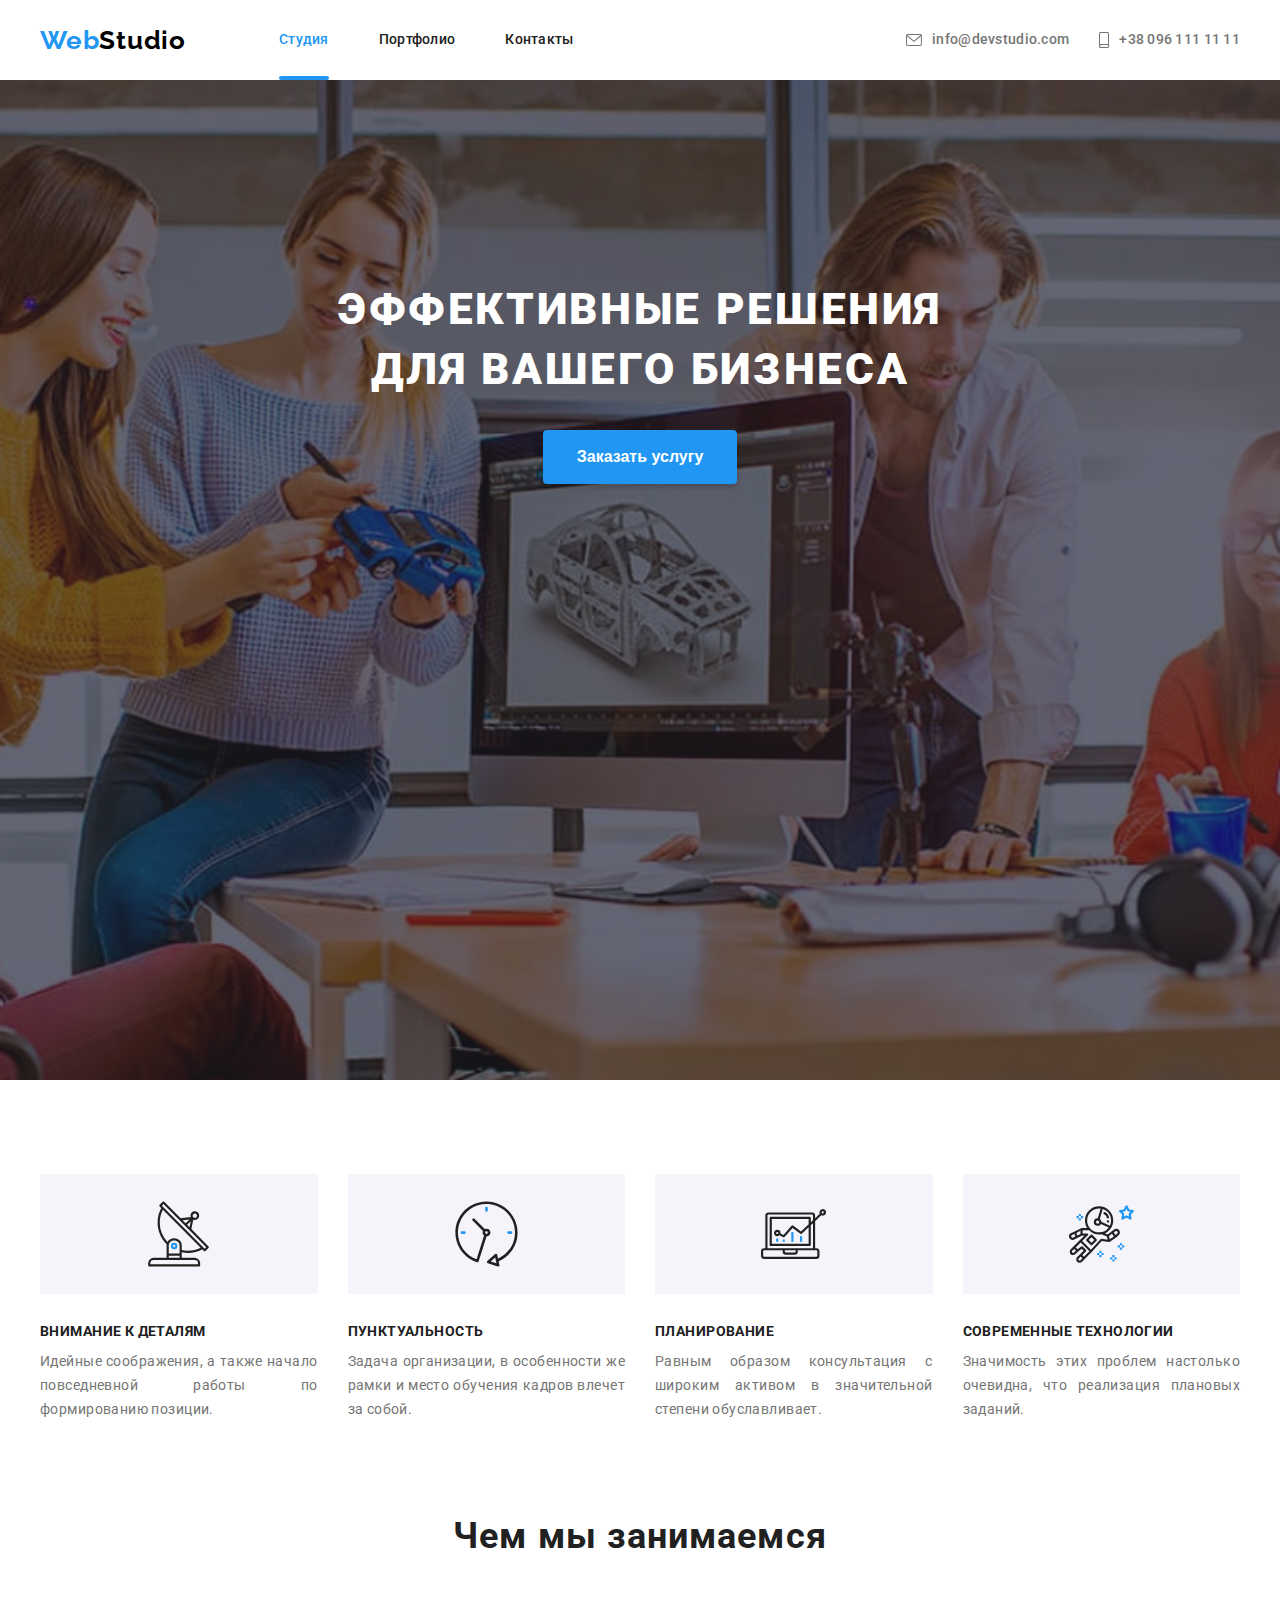
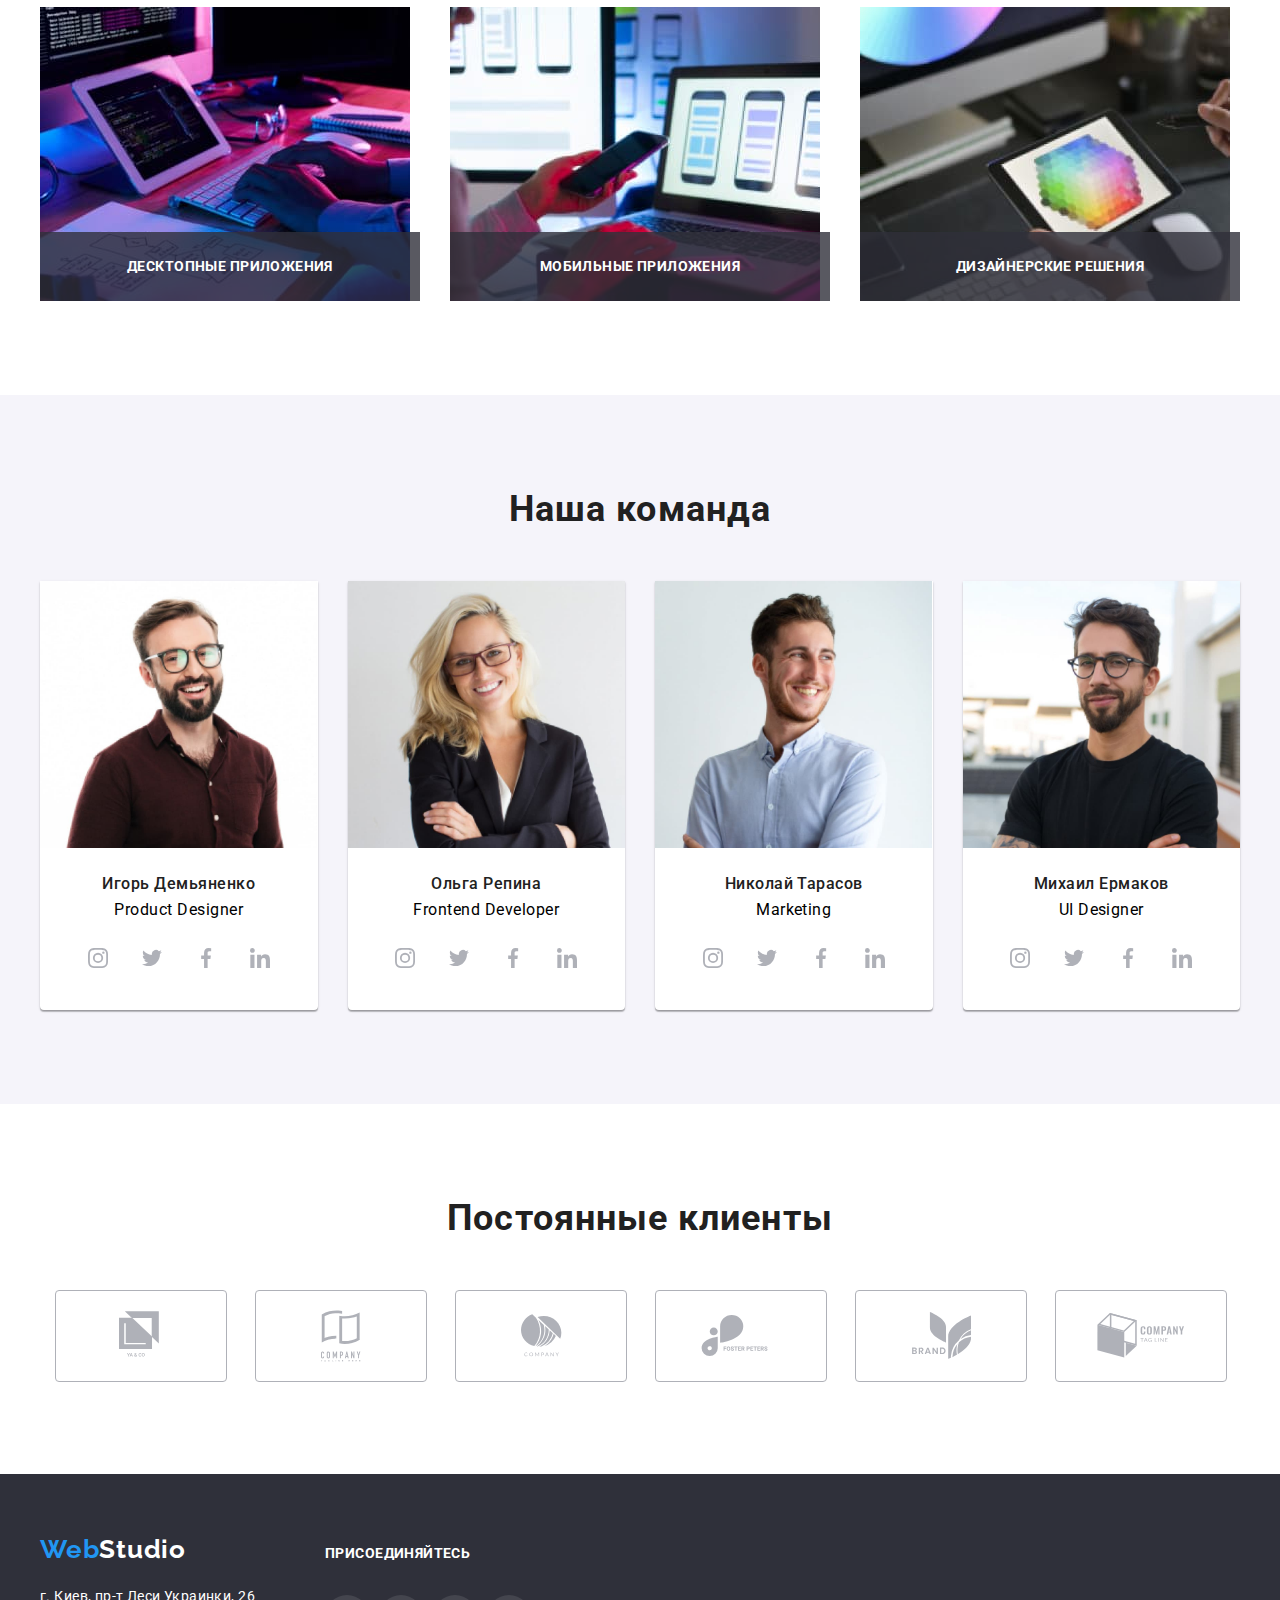
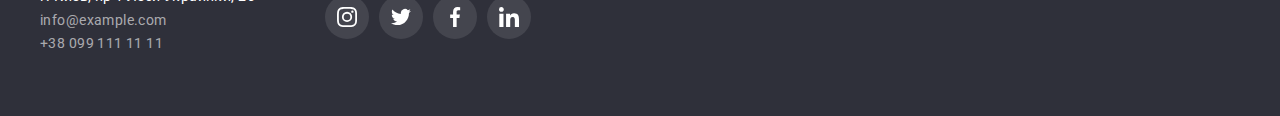
<file: index.html>
<!DOCTYPE html>
<html lang="ru">
<head>
    <meta charset="UTF-8">
    <meta name="viewport" content="width=device-width, initial-scale=1.0">
    <title>ВебСтудио</title>
    <link rel="preconnect" href="https://fonts.gstatic.com">
    <link href="https://fonts.googleapis.com/css2?family=Raleway:wght@700&family=Roboto:wght@400;500;700;900&display=swap"
        rel="stylesheet">
    <link rel="stylesheet" href="https://cdnjs.cloudflare.com/ajax/libs/modern-normalize/1.0.0/modern-normalize.min.css"
        integrity="sha512-ISS7cAi1PEhQ8jnbJpJZMd29NlhNj4AWYyLOSp2CE/CsHxTCu+r+t0D2yoJudVrd0/8fTVPUVDzY5Tvli75u/g=="
        crossorigin="anonymous" />
    
    <link rel="stylesheet" href="./css/styles.css">
</head>
<body>
<header class="header">
<div class="container home-page">
        <nav class="navigation">
            <a class="logo link" href="#" lang="en">
                Web<span class="logo-part-black">Studio</span>
            </a>
            <ul class="navigation-list">
                <li class=" navigation-item list">
                    <a class="navigation-link link current" href="./index.html">Студия</a>
                </li>
                <li class=" navigation-item list">
                    <a class="navigation-link link" href="./portfolio.html">Портфолио</a>
                </li>
                <li class=" navigation-item list">
                    <a class="navigation-link link" href="#">Контакты</a>
                </li>
            </ul>
        </nav>
        <ul class="contact">
            <li class="contact-list list">                
                <a class="contact-link link" href="mailto:info@devstudio.com">
                    <svg class="contact-list-svg" width ="16" height="12">
                        <use href="./images/icons/sprite.svg#icon-mail"></use>
                    </svg>
                 info@devstudio.com
                </a>
            </li>
            <li class="contact-list list">
                <a class="contact-link link" href="tel:+380961111111">
                    <svg class="contact-list-svg" width="10" height="16">
                        <use href="./images/icons/sprite.svg#icon-phone"></use>
                    </svg>
                    +38 096 111 11 11</a>
            </li>
        </ul>
</div>
</header>   
<main>
<!-- HERO -->
    <section class="hero">
        <div class="container container-hero">
        <h1 class="hero-title">Эффективные решения для вашего бизнеса</h1>
        <button class="modal-button" type="button" data-modal-open>Заказать услугу</button>
        </div>
</section>
<!-- advantage -->
    <section class="advantage">
        <div class="container">
        <h2 class="visually-hidden">Преимущества</h2>      
            <ul class="advantage-list">
                <li class="advantage-item list icon-antena">
                    <div class="advantage-container-svg">
                    <svg class="advantage-svg" width="65" height="70">
                        <use href="./images/icons/sprite.svg#icon-antenna"></use>
                    </svg>
                    </div>
                    <h3 class="advantage-item-title">Внимание к деталям</h3>
                    <p class="advantage-item-description">Идейные соображения, а также начало повседневной работы по формированию позиции.</p>
                </li>
                <li class="advantage-item list icon-clock">
                    <div class="advantage-container-svg">
                        <svg class="advantage-svg" width="65" height="70">
                            <use href="./images/icons/sprite.svg#icon-clock"></use>
                        </svg>
                    </div>
                    <h3 class="advantage-item-title">Пунктуальность</h3>
                    <p class="advantage-item-description">Задача организации, в особенности же рамки и место обучения кадров влечет за собой.</p>
                </li>
                <li class="advantage-item list icon-diagram">
                    <div class="advantage-container-svg">
                        <svg class="advantage-svg" width="65" height="70">
                            <use href="./images/icons/sprite.svg#icon-diagram"></use>
                        </svg>
                    </div>
                    <h3 class="advantage-item-title">Планирование</h3>
                    <p class="advantage-item-description">Равным образом консультация с широким активом в значительной степени обуславливает.</p>
                </li>
                <li class="advantage-item list icon-astronaut">
                    <div class="advantage-container-svg">
                        <svg class="advantage-svg" width="65" height="70">
                            <use href="./images/icons/sprite.svg#icon-astronaut"></use>
                        </svg>
                    </div>
                    <h3 class="advantage-item-title">Современные технологии</h3>
                    <p class="advantage-item-description">Значимость этих проблем настолько очевидна, что реализация плановых заданий.</p>
                </li>
            </ul>
            </div>
            </section>
    <!-- whatWeDo -->
    <section class="whatWeDo"> 
        <div class="container">
                        <h2 class="section-title">Чем мы занимаемся</h2>
            <ul class="whatWeDo-list">
                <li class="whatWeDo-item list">
                    <div class="whatWeDo-container">
                        <img class="whatWeDo-img" src="./images/about/whatWeDo_img_3.jpg" alt="Сотрудник работает на компьютере">
                        <div class="boxCaption">
                            <p class="whatWeDo-cardCaption">Десктопные приложения</p>
                        </div>                    
                    </div>
                </li>
                <li class="whatWeDo-item list">
                    <div class="whatWeDo-container">
                        <img class="whatWeDo-img" src="./images/about/whatWeDo_img_1.jpg" alt="Девушка работает над мобильным приложением">
                        <div class="boxCaption">
                            <p class="whatWeDo-cardCaption">Мобильные приложения</p>
                        </div> 
                    </div>
                </li>
                <li class="whatWeDo-item list">
                    <div class="whatWeDo-container">
                        <img class="whatWeDo-img" src="./images/about/whatWeDo_img_2.jpg" alt="Девушка работает с цветовой палитрой">
                        <div class="boxCaption">
                            <p class="whatWeDo-cardCaption">Дизайнерские решения</p>
                        </div> 
                    </div>
                </li>
            </ul>
        </div>
    </section>
    <!-- OurTeam -->
    <section class="ourTeam">
        <div class="container">
           <h2 class="section-title">Наша команда</h2>
       <ul class="ourTeam-list">
           <li class="ourTeam-link list">
               <img class="ourTeam-link-img" src="./images/team/team_img_1.jpg" alt="Фото сотрудника">
               <div class="team-caption">
               <h4 class="ourTeam-link-name">Игорь Демьяненко</h4>
               <p class="ourTeam-link-position">Product Designer</p>
               <ul class="social-list list">
                   <li class="social-item">
                       <a class="social-link link" href="#">
                           <svg class="social-svg">
                               <use href="./images/icons/sprite.svg#icon-instagram">
                            </use>
                           </svg>
                       </a>
                   </li>
                   <li class="social-item">
                       <a class="social-link link" href="#">
                           <svg class="social-svg">
                               <use href="./images/icons/sprite.svg#icon-twitter">
                            </use>
                           </svg>
                       </a>
                   </li>
                   <li class="social-item">
                       <a class="social-link link" href="#">
                           <svg class="social-svg">
                               <use href="./images/icons/sprite.svg#icon-facebook">
                            </use>
                           </svg>
                       </a>
                   </li>
                   <li class="social-item">
                       <a class="social-link link" href="#">
                           <svg class="social-svg">
                               <use href="./images/icons/sprite.svg#icon-linkedin">
                            </use>
                           </svg>
                       </a>
                   </li>
               </ul>
             </div>
           </li>
           <li class="ourTeam-link list">
               <img class="ourTeam-link-img" src="./images/team/team_img_2.jpg" alt="Фото сотрудника">
               <div class="team-caption">
               <h4 class="ourTeam-link-name">Ольга Репина</h4>
               <p class="ourTeam-link-position">Frontend Developer</p>
            <ul class="social-list list">
                <li class="social-item">
                    <a class="social-link link" href="#">
                        <svg class="social-svg">
                            <use href="./images/icons/sprite.svg#icon-instagram">
                            </use>
                        </svg>
                    </a>
                </li>
                <li class="social-item">
                    <a class="social-link link" href="#">
                        <svg class="social-svg">
                            <use href="./images/icons/sprite.svg#icon-twitter">
                            </use>
                        </svg>
                    </a>
                </li>
                <li class="social-item">
                    <a class="social-link link" href="#">
                        <svg class="social-svg">
                            <use href="./images/icons/sprite.svg#icon-facebook">
                            </use>
                        </svg>
                    </a>
                </li>
                <li class="social-item">
                    <a class="social-link link" href="#">
                        <svg class="social-svg">
                            <use href="./images/icons/sprite.svg#icon-linkedin">
                            </use>
                        </svg>
                    </a>
                </li>
            </ul>
             </div>
           </li>
           <li class="ourTeam-link list">
               <img class="ourTeam-link-img" src="./images/team/team_img_3.jpg" alt="Фото сотрудника">
               <div class="team-caption">
               <h4 class="ourTeam-link-name">Николай Тарасов</h4>
               <p class="ourTeam-link-position">Marketing</p>
            <ul class="social-list list">
                <li class="social-item">
                    <a class="social-link link" href="#">
                        <svg class="social-svg">
                            <use href="./images/icons/sprite.svg#icon-instagram">
                            </use>
                        </svg>
                    </a>
                </li>
                <li class="social-item">
                    <a class="social-link link" href="#">
                        <svg class="social-svg">
                            <use href="./images/icons/sprite.svg#icon-twitter">
                            </use>
                        </svg>
                    </a>
                </li>
                <li class="social-item">
                    <a class="social-link link" href="#">
                        <svg class="social-svg">
                            <use href="./images/icons/sprite.svg#icon-facebook">
                            </use>
                        </svg>
                    </a>
                </li>
                <li class="social-item">
                    <a class="social-link link" href="#">
                        <svg class="social-svg">
                            <use href="./images/icons/sprite.svg#icon-linkedin">
                            </use>
                        </svg>
                    </a>
                </li>
            </ul>
             </div>
           </li>
           <li class="ourTeam-link list">
               <img class="ourTeam-link-img" src="./images/team/team_img_4.jpg" alt="Фото сотрудника">
               <div class="team-caption">
               <h4 class="ourTeam-link-name">Михаил Ермаков</h4>
               <p class="ourTeam-link-position">UI Designer</p>
            <ul class="social-list list">
                <li class="social-item">
                    <a class="social-link link" href="#">
                        <svg class="social-svg">
                            <use href="./images/icons/sprite.svg#icon-instagram">
                            </use>
                        </svg>
                    </a>
                </li>
                <li class="social-item">
                    <a class="social-link link" href="#">
                        <svg class="social-svg">
                            <use href="./images/icons/sprite.svg#icon-twitter">
                            </use>
                        </svg>
                    </a>
                </li>
                <li class="social-item">
                    <a class="social-link link" href="#">
                        <svg class="social-svg">
                            <use href="./images/icons/sprite.svg#icon-facebook">
                            </use>
                        </svg>
                    </a>
                </li>
                <li class="social-item">
                    <a class="social-link link" href="#">
                        <svg class="social-svg">
                            <use href="./images/icons/sprite.svg#icon-linkedin">
                            </use>
                        </svg>
                    </a>
                </li>
            </ul>
             </div>
           </li>
       </ul>
        </div>
    </section>
    <!-- Clients -->
    <section class="clients">
        <div class="container container-clients">
            <h2 class="section-title">Постоянные клиенты</h2>
            <ul class="list clients-logo-list">
                <li class="link clients-logo-link" >
                    <a class="item clients-logo-item" href="#">
                        <svg class="clients-logo-svg" width ="44" height="49" >
                            <use href="./images/icons/sprite.svg#icon-logo-1"></use>
                        </svg>
                    </a>
                </li>
                <li class="link clients-logo-link">
                    <a class="item clients-logo-item" href="#">
                        <svg class="clients-logo-svg" width ="40" height="52" >
                            <use href="./images/icons/sprite.svg#icon-logo-2"></use>
                        </svg>
                    </a>
                </li>
                <li class="link clients-logo-link">
                    <a class="item clients-logo-item" href="#">
                        <svg class="clients-logo-svg" width ="41" height="43">
                            <use href="./images/icons/sprite.svg#icon-logo-3"></use>
                        </svg>
                    </a>
                </li>
                <li class="link clients-logo-link">
                    <a class="item clients-logo-item" href="#">
                        <svg class="clients-logo-svg" width ="80" height="42">
                            <use href="./images/icons/sprite.svg#icon-logo-4"></use>
                        </svg>
                    </a>
                </li>
                <li class="link clients-logo-link">
                    <a class="item clients-logo-item" href="#">
                        <svg class="clients-logo-svg" width ="59" height="47">
                            <use href="./images/icons/sprite.svg#icon-logo-5"></use>
                        </svg>
                    </a>
                </li>
                <li class="link clients-logo-link">
                    <a class="item clients-logo-item" href="#">
                        <svg class="clients-logo-svg" width ="88" height="45">
                            <use href="./images/icons/sprite.svg#icon-logo-6"></use>
                        </svg>
                    </a>
                </li>
               
            </ul>
        </div>
    </section>
</main>
    <!-- FOOTER -->
<footer class="footer">
    <div class="container">
        <div class="footer-contact">
            <div class="footer-logo-address">            
    <a class="link logo logo-footer" href="#" lang="en">
        Web<span class="logo-part-white">Studio</span>
    </a>
<address class="address">
    <ul class="addres-list">
        <li class="address-item list">
            <a class="footer-contact-link address-link link" href="https://goo.gl/maps/GAFT3e7iSvox3QBL9" target="_blank" rel="noopener noreferrer"> г. Киев, 
                пр-т Леси Украинки, 26 </a>
        </li>
        <li class="address-item list"> 
            <a class="footer-contact-link link" href="mailto:info@example.com">info@example.com</a>
        </li>
        <li class="address-item list">
            <a class="footer-contact-link link" href="tel:+380991111111">+38 099 111 11 11</a>
        </li>
    </ul>
</address>
            </div>
<div class="footer-social">
    <h3 class="social-title">присоединяйтесь</h3>
    <ul class="list footer-social-list social-list">
        <li class="footer-social-item social-item">
            <a class="link footer-social-link social-link" href="#">
                <svg class="footer-social-svg social-svg">
                    <use href="./images/icons/sprite.svg#icon-instagram"></use>
                </svg>
            </a>
        </li>
        <li class="footer-social-item social-item">
            <a class="footer-social-link social-link" href="#">
                <svg class="footer-social-svg social-svg">
                    <use href="./images/icons/sprite.svg#icon-twitter"></use>
                </svg>
            </a>
        </li>
        <li class="footer-social-item social-item">
            <a class="footer-social-link social-link" href="#">
                <svg class="footer-social-svg social-svg">
                    <use href="./images/icons/sprite.svg#icon-facebook"></use>
                </svg>
            </a>
        </li>
        <li class="footer-social-item social-item">
            <a class="footer-social-link social-link" href="#">
                <svg class="footer-social-svg social-svg">
                    <use href="./images/icons/sprite.svg#icon-linkedin"></use>
                </svg>
            </a>
        </li>
    </ul>
</div>
        <!-- <div class="forma"></div> -->
     </div>
    </div>
</footer>
<div class="backdrop is-hidden" data-modal>
    <div class="modal">
        <button type="button" class="modal-close-btn" data-modal-close>
            <svg class="modal-close-svg">
                <use href="./images/icons/sprite.svg#icon-close"></use>
            </svg>
        </button>
    
    </div>
</div>
<script src="./js/modal.js"></script>
</body>
</html>
</file>
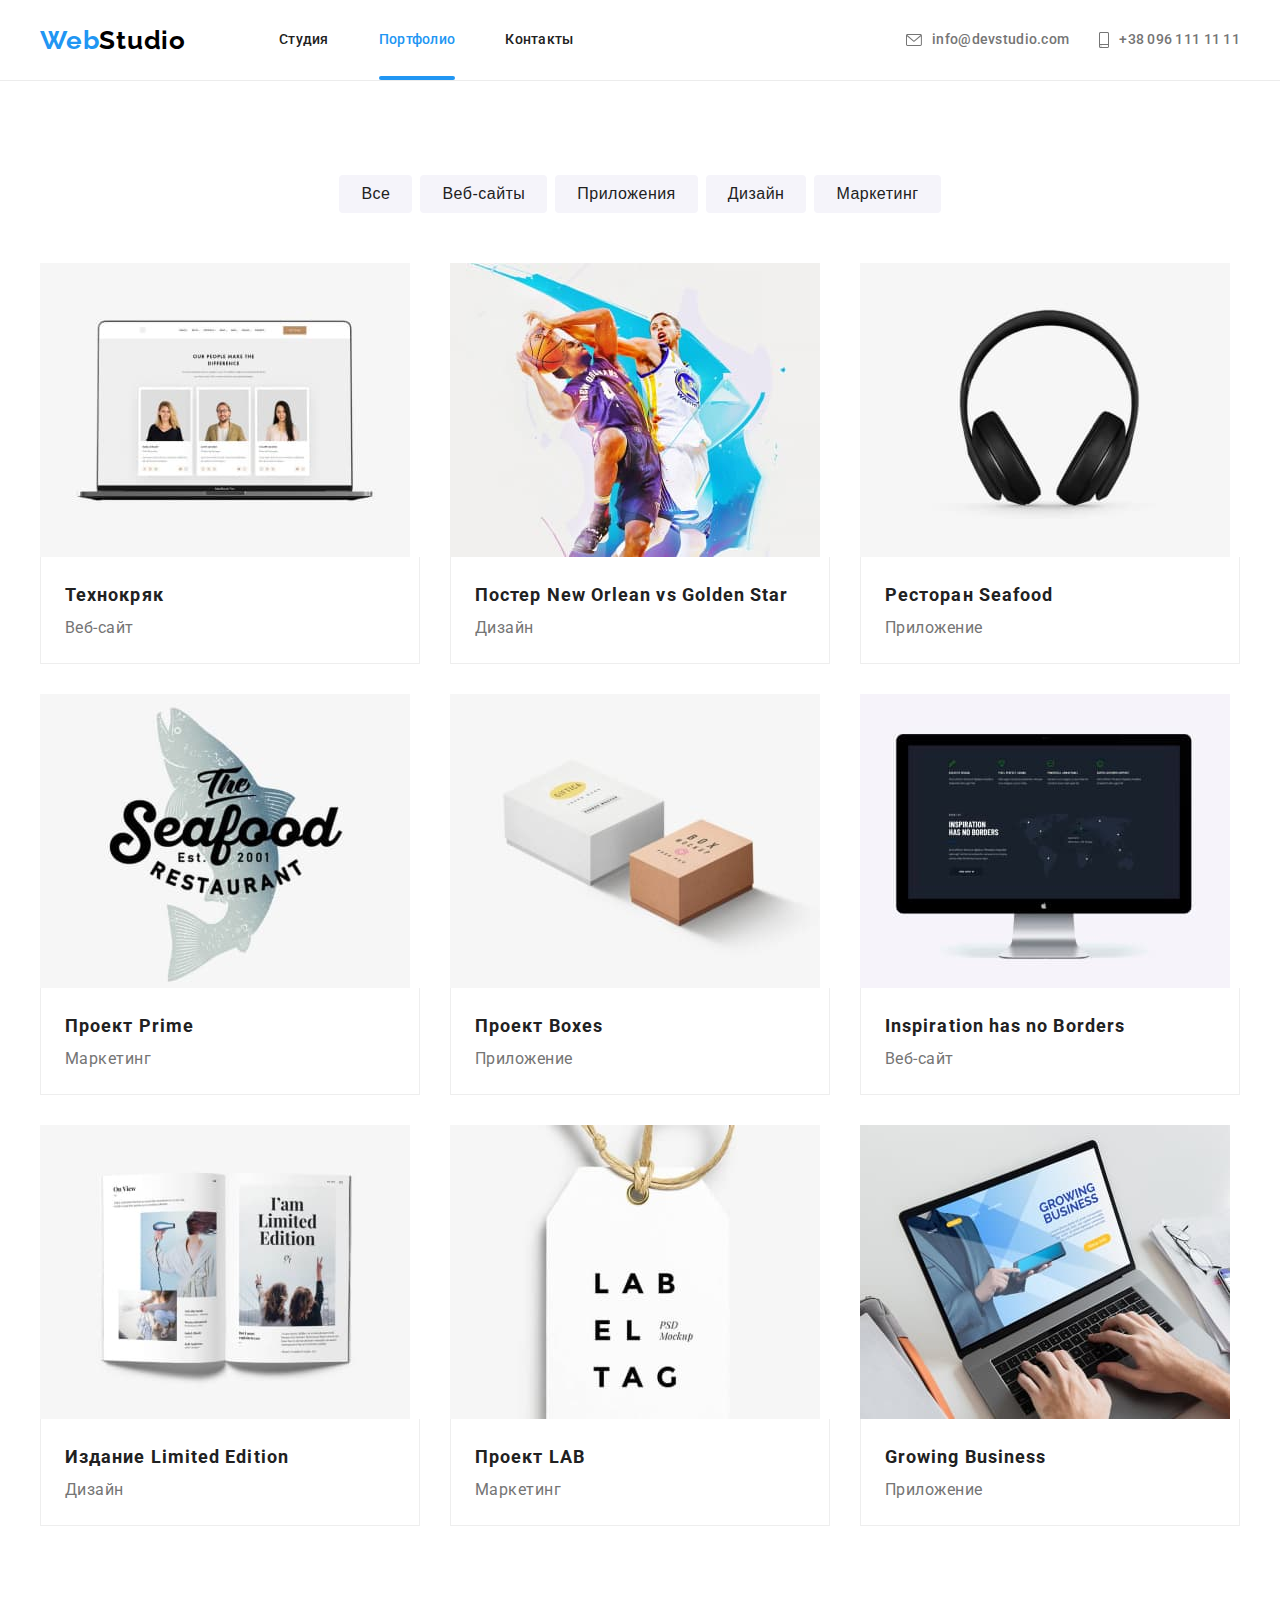
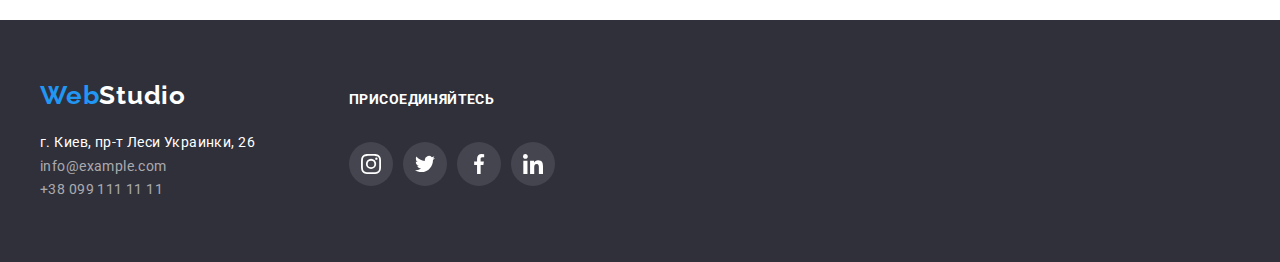
<file: portfolio.html>
<!DOCTYPE html>
<html lang="en">
<head>
    <meta charset="UTF-8">
    <meta name="viewport" content="width=device-width, initial-scale=1.0">
    <title>Портфолио</title>
    <link rel="preconnect" href="https://fonts.gstatic.com">
    <link
        href="https://fonts.googleapis.com/css2?family=Raleway:wght@700&family=Roboto:wght@400;500;700;900&display=swap"
        rel="stylesheet">
    <link rel="stylesheet" href="https://cdnjs.cloudflare.com/ajax/libs/modern-normalize/1.0.0/modern-normalize.min.css"
        integrity="sha512-ISS7cAi1PEhQ8jnbJpJZMd29NlhNj4AWYyLOSp2CE/CsHxTCu+r+t0D2yoJudVrd0/8fTVPUVDzY5Tvli75u/g=="
        crossorigin="anonymous" />
    <link rel="stylesheet" href="./css/styles.css">
</head>
<body>
    <header class="header">
        <div class="container navigation-portfolio">
                <nav class="navigation">
                    <a class="logo link" href="#" lang="en">
                        Web<span class="logo-part-black">Studio</span>
                    </a>
                    <ul class="navigation-list">
                        <li class=" navigation-item list">
                            <a class="navigation-link link" href="./index.html">Студия</a>
                        </li>
                        <li class=" navigation-item list">
                            <a class="navigation-link link current" href="./portfolio.html">Портфолио</a>
                        </li>
                        <li class=" navigation-item list">
                            <a class="navigation-link link" href="#">Контакты</a>
                        </li>
                    </ul>
                </nav>
                        <ul class="contact">
            <li class="contact-list list">                
                <a class="contact-link link" href="mailto:info@devstudio.com">
                    <svg class="contact-list-svg" width ="16" height="12">
                        <use href="./images/icons/sprite.svg#icon-mail"></use>
                    </svg>
                 info@devstudio.com
                </a>
            </li>
            <li class="contact-list list">
                <a class="contact-link link" href="tel:+380961111111">
                    <svg class="contact-list-svg" width="10" height="16">
                        <use href="./images/icons/sprite.svg#icon-phone"></use>
                    </svg>
                    +38 096 111 11 11</a>
            </li>
        </ul>
        </div>
        </header>   
<main>
    <section class="ourWorks">
        <div class="container">
        <ul class="ourWorks-list">
            <li class="list">
                <button class="ourWorks-section" type="button">Все</button>
            </li>
            <li class="list">
                <button class="ourWorks-section" type="button">Веб-сайты</button>
            </li>
            <li class="list">
                <button class="ourWorks-section" type="button">Приложения</button>
            </li>
            <li class="list">
                <button class="ourWorks-section" type="button">Дизайн</button>
            </li>
            <li class="list">
                <button class="ourWorks-section" type="button">Маркетинг</button>
            </li>
        </ul>

        <ul class="ourWorks-cards">
            <li class="ourWorks-card list">
                <a class="link ourWork " href="№">
                   <div class="ourWorks-card-wrapper">
                       <img class="ourWorks-card-img" src="./images/portfolio/portfolio-img1.jpg" alt="Монитор ноутбука">
                       <div class="container-overlay">
                           <p class="overlay">Технокряк это современная площадка распространения коронавируса. Компании используют эту платформу для цифрового шпионажа и атак на защищённые сервера конкурентов.
                    </p>
                    </div>
                   </div>
                       <div class="card-caption">
                        <h4 class="ourWorks-card-title">Технокряк</h4>
                    <p class="ourWorks-card-section">Веб-сайт</p>
                    </div>
            </a>
            </li>
            <li class="ourWorks-card list">
                <a class="link ourWork" href="#">
                    <div class="ourWorks-card-wrapper">
                    <img class="ourWorks-card-img" src="./images/portfolio/portfolio-img2.jpg" alt="Два баскетболиста">
                    <div class="container-overlay">
                        <p class="overlay">Технокряк это современная площадка распространения коронавируса. Компании используют эту платформу для цифрового шпионажа и атак на защищённые сервера конкурентов.</p>
                        </div>
                </div>
                <div class="card-caption">
                        <h4 class="ourWorks-card-title">Постер New Orlean vs Golden Star</h4>
                    <p class="ourWorks-card-section">Дизайн</p>
                </div>
            </a>
            </li>
            <li class="ourWorks-card list">
                <a class="link ourWork" href="#">
                    <div class="ourWorks-card-wrapper">
                    <img class="ourWorks-card-img" src="./images/portfolio/portfolio-img3.jpg" alt="Логотип ресторана">
                    <div class="container-overlay">
                        <p class="overlay">Технокряк это современная площадка распространения коронавируса. Компании используют эту платформу для цифрового шпионажа и атак на защищённые сервера конкурентов.</p>
                        </div>
                </div>
                <div class="card-caption">
                        <h4 class="ourWorks-card-title">Ресторан Seafood</h4>
                    <p class="ourWorks-card-section">Приложение</p>
                </div>
            </a>
            </li>
            <li class="ourWorks-card list">
                <a class="link ourWork" href="#">
                    <div class="ourWorks-card-wrapper">
                    <img class="ourWorks-card-img" src="./images/portfolio/portfolio-img4.jpg" alt="Наушники">
                    <div class="container-overlay">
                        <p class="overlay">Технокряк это современная площадка распространения коронавируса. Компании используют эту платформу для цифрового шпионажа и атак на защищённые сервера конкурентов.</p>
                        </div>
                </div>
                <div class="card-caption">
                        <h4 class="ourWorks-card-title">Проект Prime</h4>
                    <p class="ourWorks-card-section">Маркетинг</p>
                </div>
            </a>
            </li>
            <li class="ourWorks-card list">
                <a class="link ourWork" href="#">
                    <div class="ourWorks-card-wrapper">
                    <img class="ourWorks-card-img" src="./images/portfolio/portfolio-img5.jpg" alt="Две коробки">
                    <div class="container-overlay">
                        <p class="overlay">Технокряк это современная площадка распространения коронавируса. Компании используют эту платформу для цифрового шпионажа и атак на защищённые сервера конкурентов.</p>
                        </div>
                </div>
                <div class="card-caption">
                        <h4 class="ourWorks-card-title">Проект Boxes</h4>
                    <p class="ourWorks-card-section">Приложение</p>
                </div>
            </a>
            </li>
            <li class="ourWorks-card list">
                <a class="link ourWork" href="#">
                    <div class="ourWorks-card-wrapper">
                    <img class="ourWorks-card-img" src="./images/portfolio/portfolio-img6.jpg" alt="Монитор">
                    <div class="container-overlay">
                        <p class="overlay">Технокряк это современная площадка распространения коронавируса. Компании используют эту платформу для цифрового шпионажа и атак на защищённые сервера конкурентов.</p>
                        </div>
                </div>
                <div class="card-caption">
                        <h4 class="ourWorks-card-title">Inspiration has no Borders</h4>
                    <p class="ourWorks-card-section">Веб-сайт</p>
                </div>
            </a>
            </li>
            <li class="ourWorks-card list">
                <a class="link ourWork" href="#">
                    <div class="ourWorks-card-wrapper">
                    <img class="ourWorks-card-img" src="./images/portfolio/portfolio-img7.jpg" alt="Разворот книги">
                    <div class="container-overlay">
                        <p class="overlay">Технокряк это современная площадка распространения коронавируса. Компании используют эту платформу для цифрового шпионажа и атак на защищённые сервера конкурентов.</p>
                        </div>
                </div>
                <div class="card-caption">
                        <h4 class="ourWorks-card-title">Издание Limited Edition</h4>
                    <p class="ourWorks-card-section">Дизайн</p>
                </div>
            </a>
            </li>
            <li class="ourWorks-card list">
                <a class="link ourWork" href="#">
                    <div class="ourWorks-card-wrapper">
                    <img class="ourWorks-card-img" src="./images/portfolio/portfolio-img8.jpg" alt="Бирка с названием проэкта">
                    <div class="container-overlay">
                        <p class="overlay">Технокряк это современная площадка распространения коронавируса. Компании используют эту платформу для цифрового шпионажа и атак на защищённые сервера конкурентов.</p>
                        </div>
                </div>
                <div class="card-caption">
                        <h4 class="ourWorks-card-title">Проект LAB</h4>
                    <p class="ourWorks-card-section">Маркетинг</p>
                </div>
            </a>
            </li>
            <li class="ourWorks-card list">
                <a class="link ourWork" href="#">
                    <div class="ourWorks-card-wrapper">
                    <img class="ourWorks-card-img" src="./images/portfolio/portfolio-img9.jpg" alt="Ноутбук">
                    <div class="container-overlay">
                        <p class="overlay">Технокряк это современная площадка распространения коронавируса. Компании используют эту платформу для цифрового шпионажа и атак на защищённые сервера конкурентов.</p>
                        </div>
                </div>
                <div class="card-caption">
                        <h4 class="ourWorks-card-title">Growing Business</h4>
                    <p class="ourWorks-card-section">Приложение</p>
                </div>
            </a>
            </li>
        </ul>
</div>
    </section>
</main>
<footer class="footer">
    <div class="container">
        <div class="footer-contact">
            <div class="footer-logo-address">
                <a class="link logo" href="#" lang="en">
                    Web<span class="logo-part-white">Studio</span>
                </a>
                <address class="address">
                    <ul class="addres-list">
                        <li class="address-item list">
                            <a class="footer-contact-link address-link link"
                                href="https://goo.gl/maps/GAFT3e7iSvox3QBL9" target="_blank" rel="noopener noreferrer">
                                г. Киев,
                                пр-т Леси Украинки, 26 </a>
                        </li>
                        <li class="address-item list">
                            <a class="footer-contact-link link" href="mailto:info@example.com">info@example.com</a>
                        </li>
                        <li class="address-item list">
                            <a class="footer-contact-link link" href="tel:+380991111111">+38 099 111 11 11</a>
                        </li>
                    </ul>
                </address>
            </div>
            <div class="footer-social">
                <h3 class="social-title">присоединяйтесь</h3>
                <ul class="list footer-social-list social-list">
                    <li class="footer-social-item social-item">
                        <a class="link footer-social-link social-link" href="#">
                            <svg class="footer-social-svg social-svg">
                                <use href="./images/icons/sprite.svg#icon-instagram"></use>
                            </svg>
                        </a>
                    </li>
                    <li class="footer-social-item social-item">
                        <a class="footer-social-link social-link" href="#">
                            <svg class="footer-social-svg social-svg">
                                <use href="./images/icons/sprite.svg#icon-twitter"></use>
                            </svg>
                        </a>
                    </li>
                    <li class="footer-social-item social-item">
                        <a class="footer-social-link social-link" href="#">
                            <svg class="footer-social-svg social-svg">
                                <use href="./images/icons/sprite.svg#icon-facebook"></use>
                            </svg>
                        </a>
                    </li>
                    <li class="footer-social-item social-item">
                        <a class="footer-social-link social-link" href="#">
                            <svg class="footer-social-svg social-svg">
                                <use href="./images/icons/sprite.svg#icon-linkedin"></use>
                            </svg>
                        </a>
                    </li>
                </ul>
            </div>
            <!-- <div class="forma"></div> -->
        </div>
    </div>
</footer>
</body>
</html>
</file>
<file: css/styles.css>
:root {
  --main-font: "Roboto", sans-serif;
  --logo-font: "Raleway", sans-serif;
  --accent-color: #2196f3;
  --title-color: #212121;
  --text-color: #757575;
  --social-link-color: #afb1b8;
  --colorOn-darkВackground: #ffffff;
  --indent: 94px;
  --margin-bottom-title: 50px;
  --transition-color: color 250ms cubic-bezier(0.4, 0, 0.2, 1);
}

.link {
  text-decoration: none;
}

.list {
  list-style: none;
}

.address {
  font-style: normal;
}

body {
  font-family: var(--main-font);
  margin: 0;
}

h1,
h2,
h3,
h4,
h5,
h6,
p {
  margin: 0;
}

ul,
ol {
  margin: 0;
  padding: 0;
}

img {
  display: block;
}

/* ============== CONTAINER ============== */
.container {
  width: 1200px;
  margin: 0 auto;
  padding-left: 15px;
  padding-right: 15px;
  padding-top: var(--indent);
}

.header .home-page {
  margin-bottom: 0;
}

/* ============== LOGO ============== */
.logo {
  margin-right: 93px;
  font-family: var(--logo-font);
  font-weight: bold;
  font-size: 26px;
  line-height: 1.19;
  letter-spacing: 0.03em;
  color: var(--accent-color);
}

.logo-part-black {
  color: #000;
}

.logo-part-white {
  color: var(--colorOn-darkВackground);
}

.logo-footer {
  margin-right: 0;
}
/* ============== END LOGO ============== */

/* ============== HEADER ============== */
.header .container {
  display: flex;
  align-items: center;
  padding-top: 0;
}

.navigation {
  display: flex;
  align-items: center;
}

.navigation-list .navigation-item + .navigation-item {
  margin-left: 50px;
}

.contact {
  display: flex;
  margin-left: auto;
}

.contact .list + .list {
  margin-left: 30px;
}

.contact-list-svg {
  fill: var(--text-color);
  margin-right: 10px;
  transition: fill 250ms cubic-bezier(0.4, 0, 0.2, 1);
}
/* outline: 1px solid red; */

.navigation-list {
  display: flex;
  align-items: center;
}

.navigation-item {
  position: relative;
}
/* .navigation-item::after {
  content: "";
  display: block;
  width: 100%;
  height: 4px;
  background-color: var(--accent-color);
  border-radius: 4px;
  opacity: 0;
  transition: opacity 250ms cubic-bezier(0.4, 0, 0.2, 1);
}

.navigation-item:hover:after,
.navigation-item:focus:after{
  opacity: 1;
} */

.navigation-item .current::after {
  position: absolute;
  bottom: 0;
  left: 0;
  content: "";
  display: block;
  width: 100%;
  height: 4px;
  background-color: var(--accent-color);
  border-radius: 4px;
}

.navigation-link {
  display: block;
  padding-top: 32px;
  padding-bottom: 32px;

  font-weight: 500;
  font-size: 14px;
  line-height: 1.14;
  letter-spacing: 0.02em;
  color: var(--title-color);

  transition: var(--transition-color);
}

.navigation-list .link.current {
  color: var(--accent-color);
}

.navigation-link:hover,
.navigation-link:focus,
.navigation-link:active {
  color: var(--accent-color);
}

.contact-link {
  display: flex;
  align-items: center;
  font-weight: 500;
  font-size: 14px;
  line-height: 1.14;
  letter-spacing: 0.02em;
  color: var(--text-color);
  transition: var(--transition-color);
}

.contact-link:hover,
.contact-link:focus {
  color: var(--accent-color);
}

.contact-link:hover .contact-list-svg,
.contact-link:focus .contact-list-svg {
  fill: var(--accent-color);
}

/* ============== END HEADER ============== */

/* ============== HERO ============== */
.hero {
  height: 600px;
  max-width: 1600px;
  padding-top: 200px;
  padding-bottom: 200px;
  margin-left: auto;
  margin-right: auto;
  background-color: #2f303a;
  background-image: linear-gradient(
      to right,
      rgba(47, 48, 58, 0.4),
      rgba(47, 48, 58, 0.4)
    ),
    url(../images/hero/bgi-hero.jpg);
  background-size: cover;
  background-repeat: no-repeat;
  background-position: center;
  /* outline: 1px solid red; */
}

.container-hero {
  padding-top: 0;
}

.hero-title {
  max-width: 696px;
  margin: 0 auto;
  margin-bottom: 30px;
  text-align: center;
  font-weight: 900;
  font-size: 44px;
  line-height: 1.36;
  letter-spacing: 0.06em;
  text-transform: uppercase;
  color: #ffffff;
}
/* ============== END HERO ============== */

/* ============== ADVANTAGE ============== */
/* .advantage{
    outline: 1px solid red;
} */

.advantage-list {
  display: flex;
}

.advantage-item {
  flex-basis: calc((100% - 90px) / 4);
}

.advantage-container-svg {
  width: 100%;
  padding-top: 25px;
  padding-bottom: 25px;
  margin-bottom: 30px;
  background-color: #f5f4fa;
}
.advantage-svg {
  margin: auto;
  display: block;
}

.advantage-list :not(:last-child) {
  margin-right: 30px;
}

.advantage-item-title {
  margin-bottom: 10px;
  font-size: 14px;
  line-height: 1.14;
  letter-spacing: 0.03em;
  text-transform: uppercase;
  color: var(--title-color);
}

.advantage-item-description {
  font-size: 14px;
  line-height: 1.71;
  letter-spacing: 0.03em;
  color: var(--text-color);
  text-align: justify;
}
/* ============== END ADVANTAGE ============== */

/* ============== WHAT WE DO ============== */
/* .whatWeDo{
outline: 1px solid red;    
} */

.whatWeDo .container {
  padding-bottom: var(--indent);
}

.whatWeDo-item {
  position: relative;
}

.whatWeDo-img {
  max-width: 100%;
  height: auto;
}

.whatWeDo-list {
  display: flex;
}

.whatWeDo-item {
  flex-basis: calc((100% - 60px) / 3);
}

.whatWeDo-list :not(:last-child) {
  margin-right: 30px;
}

.boxCaption {
  background-color: rgba(47, 48, 58, 0.8);
  position: absolute;
  bottom: 0;
  left: 0;
  width: 100%;
}

.whatWeDo-cardCaption {
  padding-top: 27px;
  padding-bottom: 27px;
  font-family: var(--main-font);
  font-weight: bold;
  font-size: 14px;
  line-height: 1.14;
  text-align: center;
  letter-spacing: 0.03em;
  text-transform: uppercase;
  color: #ffffff;
}

/* ============== END WHAT WE DO ============== */

/* ============== OUR TEAM ============== */
.ourTeam {
  padding-bottom: var(--indent);
  background: #f5f4fa;
  /* outline: 1px solid red;   */
}

.ourTeam .container {
  margin-bottom: 0;
}

.ourTeam-list {
  display: flex;
}

.ourTeam-link {
  flex-basis: calc((100% -90px) / 4);
  background-color: white;
  box-shadow: 0px 1px 3px rgba(0, 0, 0, 0.12), 0px 1px 1px rgba(0, 0, 0, 0.14),
    0px 2px 1px rgba(0, 0, 0, 0.2);
  border-radius: 0px 0px 4px 4px;
}

.ourTeam-list .ourTeam-link + .ourTeam-link {
  margin-left: 30px;
}
.ourTeam-link-img {
  max-width: 100%;
}

.team-caption {
  padding: 30px 32px;
}

.ourTeam-link-name {
  margin-bottom: 10px;
  font-weight: 500;
  font-size: 16px;
  line-height: 0.8;
  text-align: center;
  letter-spacing: 0.03em;
  color: var(--title-color);
}

.ourTeam-link-position {
  font-size: 16px;
  line-height: 1.18;
  text-align: center;
  letter-spacing: 0.03em;
}
.social-list {
  display: flex;
  justify-content: center;
  align-items: center;
  padding-top: 16px;
}

.social-item {
  height: 44px;
  width: 44px;
}
.social-link {
  display: flex;
  justify-content: center;
  align-items: center;
  height: 100%;
  width: 100%;
  border-radius: 50%;
  transition: background-color 250ms cubic-bezier(0.4, 0, 0.2, 1);
}
.social-list .social-item + .social-item {
  margin-left: 10px;
}

.social-svg {
  width: 20px;
  height: 20px;
  margin: auto;
  fill: var(--social-link-color);
  transition: fill 250ms cubic-bezier(0.4, 0, 0.2, 1);
}

.social-link:hover,
.social-link:focus {
  background-color: var(--accent-color);
}

.social-link:hover .social-svg,
.social-link:focus .social-svg {
  fill: #fff;
}

/* ============== END OUR TEAM ============== */

/* ============== CLIENTS ============== */
.container-clients {
  padding-bottom: var(--indent);
}

.clients-logo-list {
  display: flex;
  justify-content: center;
}
.clients-logo-link {
  width: 170px;
  height: 90px;
}

.clients-logo-item {
  display: flex;
  justify-content: center;
  align-items: center;
  width: 100%;
  height: 100%;
  border: 1px solid var(--social-link-color);
  border-radius: 4px;
  transition: border 250ms cubic-bezier(0.4, 0, 0.2, 1);
}

.clients-logo-svg {
  fill: var(--social-link-color);
  transition: fill 250ms cubic-bezier(0.4, 0, 0.2, 1);
}

.clients-logo-item:hover .clients-logo-svg,
.clients-logo-item:focus .clients-logo-svg {
  fill: var(--accent-color);
}

.clients-logo-item:hover,
.clients-logo-item:focus {
  border: 1px solid var(--accent-color);
}

.clients-logo-list .clients-logo-link + .clients-logo-link {
  margin-left: 30px;
}

/* ============== END CLIENTS ============== */

/* ============== FOOTER ============== */

.footer {
  background-color: #2f303a;
  padding-top: 60px;
  padding-bottom: 60px;
}

.footer-contact-link {
  font-size: 14px;
  line-height: 1.7;
  letter-spacing: 0.03em;
  color: rgba(255, 255, 255, 0.6);
}

.footer-social-link {
  background: rgba(255, 255, 255, 0.1);
  border-radius: 50%;
}

.footer-social-link:hover,
.footer-social-link:focus {
  background-color: var(--accent-color);
}

.address-link {
  color: var(--colorOn-darkВackground);
}
.footer .logo {
  margin-bottom: 20px;
  display: block;
}

.footer-logo-address {
  margin-right: 70px;
}

.footer .container {
  padding-top: 0;
}

.footer-contact {
  width: 50%;
  display: flex;
  align-items: baseline;
}

.footer-social-svg {
  fill: #fff;
}

.social-title {
  font-family: var(--main-font);
  color: #ffffff;
  font-size: 14px;
  line-height: 0.9;
  letter-spacing: 0.03em;
  text-transform: uppercase;
  margin-bottom: 20px;
}
/* ============== END FOOTER ============== */

/* ============== COMPONENTS ============== */
.modal-button {
  display: block;
  margin: 0 auto;
  font-weight: bold;
  font-size: 16px;
  line-height: 30px;
  color: var(--colorOn-darkВackground);
  background-color: var(--accent-color);
  box-shadow: 0px 4px 4px rgba(0, 0, 0, 0.15);
  border-radius: 4px;
  outline: none;
  cursor: pointer;
  border-color: transparent;
  padding: 10px 32px;
  transition: background-color 250ms cubic-bezier(0.4, 0, 0.2, 1);
}

.modal-button:hover,
.modal-button:focus {
  background-color: #188ce8;
}

.section-title {
  font-size: 36px;
  line-height: 1.16;
  text-align: center;
  letter-spacing: 0.03em;
  color: var(--title-color);
  margin-bottom: var(--margin-bottom-title);
}

.visually-hidden {
  position: absolute !important;
  clip: rect(1px 1px 1px 1px); /* IE6, IE7 */
  clip: rect(1px, 1px, 1px, 1px);
  padding: 0 !important;
  border: 0 !important;
  height: 1px !important;
  width: 1px !important;
  overflow: hidden;
}

/* ============== END COMPONENTS ============== */

/* ============== PORTFOLIO ============== */
.ourWorks {
  border-top: 1px solid #ececec;
}

.ourWorks .container {
  padding-bottom: var(--indent);
}

.ourWorks-list {
  display: flex;
  justify-content: center;
  margin-bottom: var(--margin-bottom-title);
}

.ourWorks-section {
  font-weight: 500;
  font-size: 16px;
  line-height: 26px;
  text-align: center;
  letter-spacing: 0.03em;
  color: var(--title-color);
  background-color: #f5f4fa;
  border-radius: 4px;
  border: #f5f4fa;
  cursor: pointer;
  padding: 6px 22px;
  transition: var(--transition-color),
    background-color 250ms cubic-bezier(0.4, 0, 0.2, 1),
    box-shadow 250ms cubic-bezier(0.4, 0, 0.2, 1);
}

.ourWorks-list .list + .list {
  margin-left: 8px;
}

.ourWorks-section:hover,
.ourWorks-section:focus {
  background-color: #188ce8;
  color: var(--colorOn-darkВackground);
  outline: none;
  box-shadow: 0px 1px 1px rgba(0, 0, 0, 0.12), 0px 4px 4px rgba(0, 0, 0, 0.06),
    1px 4px 6px rgba(0, 0, 0, 0.16);
}

.ourWorks-cards {
  display: flex;
  flex-wrap: wrap;
}

.ourWorks-card {
  flex-basis: calc((100% - 60px) / 3);
  margin-top: 30px;
  margin-left: 30px;
  transition: box-shadow 250ms cubic-bezier(0.4, 0, 0.2, 1);
}

.ourWorks-card:hover {
  box-shadow: 0px 1px 1px rgba(0, 0, 0, 0.12), 0px 4px 4px rgba(0, 0, 0, 0.06),
    1px 4px 6px rgba(0, 0, 0, 0.16);
}

.ourWorks-cards .ourWorks-card:nth-child(3n + 1) {
  margin-left: 0;
}

.ourWorks-card:nth-child(-n + 3) {
  margin-top: 0;
}

.ourWorks-card list .link {
  display: block;
}
.ourWorks-card-img {
  max-width: 100%;
  height: auto;
  overflow: scroll;
}
.ourWorks-card-wrapper {
  position: relative;
  overflow: hidden;
}
.container-overlay {
  position: absolute;
  top: 0;
  left: 0;
  height: 100%;
  background-color: rgba(33, 150, 243, 0.9);
  opacity: 0;
  transform: translateY(100%);
  transition: transform 1250ms cubic-bezier(0.4, 0, 0.2, 1),
  opacity 1250ms cubic-bezier(0.4, 0, 0.2, 1);
}

.overlay {
  font-family: var(--main-font);
  font-size: 18px;
  line-height: 1.56;
  letter-spacing: 0.03em;
  color: #ffffff;
  padding: 63px 24px;
}


.ourWork:hover .container-overlay,
.ourWork:focus .container-overlay {
  transform: translateY(0%);
  opacity: 1;
  transition: transform 1250ms cubic-bezier(0.4, 0, 0.2, 1);
}

.card-caption {
  padding: 20px 24px;
  border: 1px solid #eeeeee;
  border-top: none;
}

.ourWorks-card-title {
  font-weight: bold;
  font-size: 18px;
  line-height: 36px;
  letter-spacing: 0.06em;
  color: var(--title-color);
}

.ourWorks-card-section {
  font-size: 16px;
  line-height: 30px;
  letter-spacing: 0.03em;
  color: var(--text-color);
}

/* ============== MODAL ============== */
.backdrop {
  position: fixed;
  top: 0;
  left: 0;
  width: 100vw;
  height: 100vh;
  background-color: rgba(0, 0, 0, 0.2);

  opacity: 1;
  transition: opacity 250ms cubic-bezier(0.4, 0, 0.2, 1);
}

.backdrop.is-hidden {
  opacity: 0;
  pointer-events: none;
}

.backdrop.is-hidden .modal {
  transform: translate(-50%, -50%) scale(1.1);
}
.modal {
  position: absolute;
  top: 50%;
  left: 50%;
  background-color: var(--colorOn-darkВackground);
  width: 528px;
  height: 581px;

  transform: translate(-50%, -50%) scale(1);
  transition: transform 250ms cubic-bezier(0.4, 0, 0.2, 1);
}

.modal-close-btn {
  position: absolute;
  top: 8px;
  right: 8px;
  width: 30px;
  height: 30px;
  background-color: transparent;
  border: 1px solid rgba(0, 0, 0, 0.1);
  border-radius: 50%;
  cursor: pointer;
  outline: none;
}

.modal-close-svg {
  fill: #000;
  width: 11px;
  height: 11px;
}

/* ============== END MODAL ============== */
</file>
